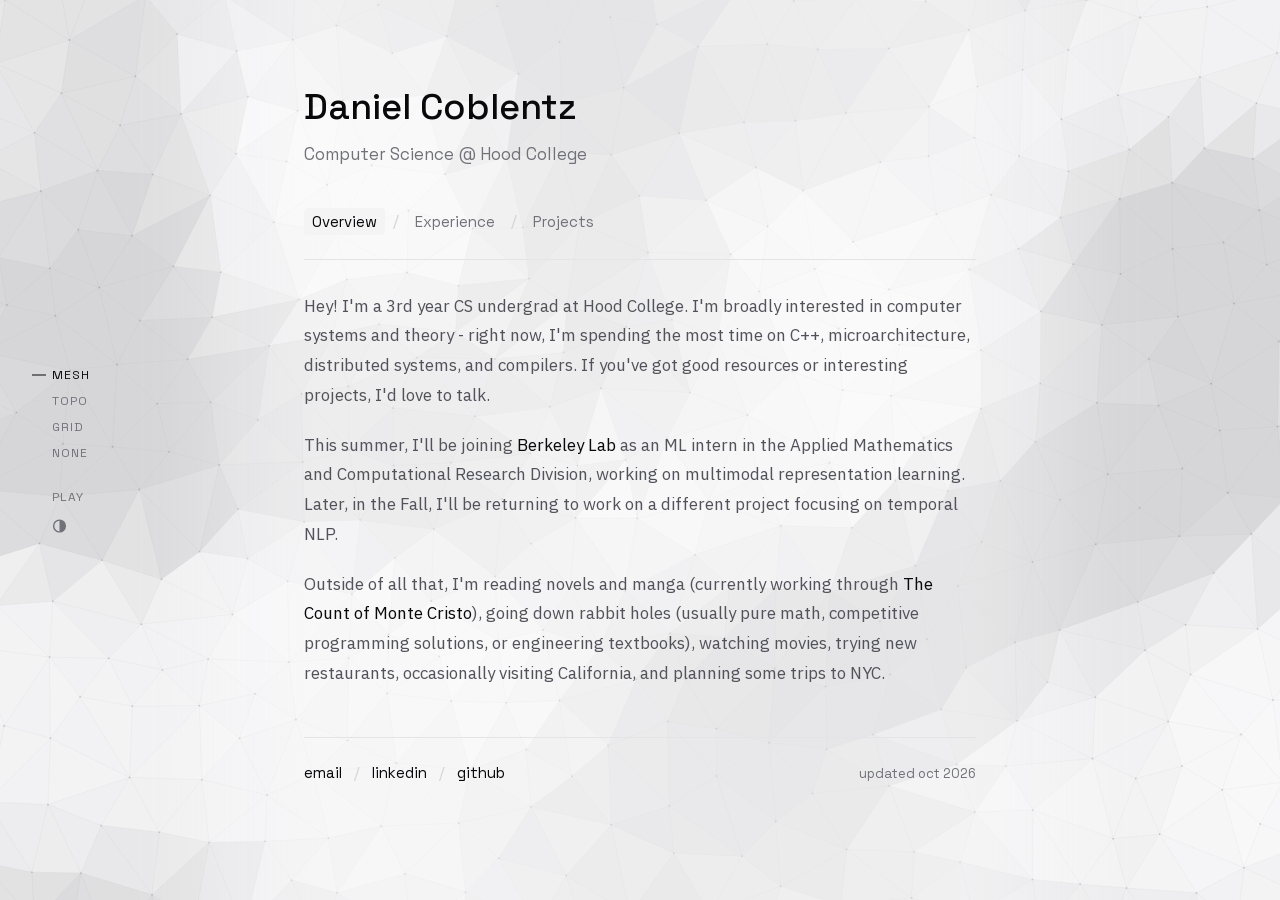
<file: index.html>
<!doctype html>
<html lang="en">
  <head>
    <meta charset="utf-8" />
    <meta name="viewport" content="width=device-width, initial-scale=1" />
    <title>Daniel Coblentz</title>
    <meta
      name="description"
      content="Daniel Coblentz - Computer Science student at Hood College. Interests in large-scale databases, generative AI, and user experience."
    />
    <meta name="author" content="Daniel Coblentz" />
    <meta name="theme-color" content="#fcfcfd" />
    <link rel="canonical" href="https://danielcoblentz.github.io/" />
    <meta property="og:type" content="website" />
    <meta property="og:url" content="https://danielcoblentz.github.io/" />
    <meta property="og:title" content="Daniel Coblentz" />
    <meta property="og:description" content="Computer Science @ Hood College. Interests in large-scale databases, generative AI, and user experience." />
    <meta property="og:site_name" content="Daniel Coblentz" />
    <meta name="twitter:card" content="summary" />
    <link rel="icon" href="favicon.png" sizes="32x32" />
    <link rel="icon" href="favicon.svg" type="image/svg+xml" />
    <link rel="apple-touch-icon" href="apple-touch-icon.png" />
    <link rel="preload" href="assets/fonts/space-grotesk-latin.woff2" as="font" type="font/woff2" crossorigin />
    <link rel="preload" href="assets/fonts/ibm-plex-sans-latin.woff2" as="font" type="font/woff2" crossorigin />
    <!-- applies the saved or system theme before first paint so the page never flashes the wrong theme -->
    <script>
      (() => {
        let stored = null;
        try {
          stored = localStorage.getItem('theme');
        } catch {}
        document.documentElement.dataset.theme = stored || (matchMedia('(prefers-color-scheme: dark)').matches ? 'dark' : 'light');
      })();
    </script>
    <link rel="stylesheet" href="assets/css/style.css" />
    <link rel="modulepreload" href="assets/js/main.js" />
    <link rel="modulepreload" href="assets/js/tabs.js" />
    <link rel="modulepreload" href="assets/js/timeline.js" />
    <link rel="modulepreload" href="assets/js/theme.js" />
    <link rel="modulepreload" href="assets/js/scroll-fade.js" />
    <link rel="modulepreload" href="assets/js/dock.js" />
    <link rel="modulepreload" href="assets/js/background/index.js" />
    <link rel="modulepreload" href="assets/js/background/scene.js" />
    <link rel="modulepreload" href="assets/js/background/math.js" />
    <link rel="modulepreload" href="assets/js/background/noise.js" />
    <link rel="modulepreload" href="assets/js/background/geometry.js" />
    <link rel="modulepreload" href="assets/js/background/content-column.js" />
    <link rel="modulepreload" href="assets/js/background/patterns/mesh.js" />
    <link rel="modulepreload" href="assets/js/background/patterns/topo.js" />
    <link rel="modulepreload" href="assets/js/background/patterns/grid.js" />
    <script type="module" src="assets/js/main.js"></script>
  </head>
  <body>
    <canvas id="background" aria-hidden="true"></canvas>

    <nav class="display-controls" aria-label="Display controls">
      <button type="button" class="pattern-button active" data-pattern="mesh" aria-pressed="true" aria-label="Set background to mesh">mesh</button>
      <button type="button" class="pattern-button" data-pattern="topo" aria-pressed="false" aria-label="Set background to topo">topo</button>
      <button type="button" class="pattern-button" data-pattern="grid" aria-pressed="false" aria-label="Set background to grid">grid</button>
      <button type="button" class="pattern-button" data-pattern="none" aria-pressed="false" aria-label="Set background to none">none</button>
      <button type="button" class="play-button" aria-pressed="false" aria-label="Play animation">play</button>
      <button type="button" class="theme-button" aria-label="Switch to dark theme">
        <svg viewBox="0 0 16 16" aria-hidden="true">
          <circle cx="8" cy="8" r="6.25" fill="none" stroke="currentColor" stroke-width="1.5" />
          <path d="M8 1.75a6.25 6.25 0 0 1 0 12.5z" fill="currentColor" />
        </svg>
      </button>
    </nav>

    <div class="container">
      <header>
        <h1>Daniel Coblentz</h1>
        <p class="subtitle">Computer Science @ Hood College</p>
      </header>

      <nav class="tabs" aria-label="Main navigation">
        <button type="button" class="tab active" data-tab="overview" aria-current="page">Overview</button>
        <span class="tabs-separator" aria-hidden="true">/</span>
        <button type="button" class="tab" data-tab="experience">Experience</button>
        <span class="tabs-separator" aria-hidden="true">/</span>
        <button type="button" class="tab" data-tab="projects">Projects</button>
      </nav>

      <main class="tab-content">
        <section class="overview" data-panel="overview">
          <p>
            Hey! I'm a 3rd year CS undergrad at Hood College. I'm broadly interested in computer systems and theory - right now, I'm spending the most time on
            C++, microarchitecture, distributed systems, and compilers. If you've got good resources or interesting projects, I'd love to talk.
          </p>
          <p>
            This summer, I'll be joining
            <a href="https://www.lbl.gov/" target="_blank" rel="noopener noreferrer" class="inline-link">Berkeley Lab</a>
            as an ML intern in the Applied Mathematics and Computational Research Division, working on multimodal representation learning. Later, in the Fall,
            I'll be returning to work on a different project focusing on temporal NLP.
          </p>
          <p>
            Outside of all that, I'm reading novels and manga (currently working through
            <a href="https://www.gutenberg.org/ebooks/1184" target="_blank" rel="noopener noreferrer" class="inline-link">The Count of Monte Cristo</a>), going
            down rabbit holes (usually pure math, competitive programming solutions, or engineering textbooks), watching movies, trying new restaurants,
            occasionally visiting California, and planning some trips to NYC.
          </p>
        </section>

        <div data-panel="experience" hidden>
          <section>
            <div class="timeline-item">
              <div class="timeline-header" role="button" tabindex="0" aria-expanded="false">
                <div class="timeline-content">
                  <h3>Incoming Software Engineer</h3>
                  <div class="timeline-meta">
                    <p class="timeline-role">Software Engineer · Full-time</p>
                    <div class="timeline-period-group">
                      <span class="timeline-meta-separator">•</span>
                      <span class="timeline-period">Starting 2026</span>
                    </div>
                  </div>
                </div>
                <span class="timeline-chevron" aria-hidden="true">▼</span>
              </div>
              <div class="timeline-details" hidden>
                <ul>
                  <li>Interesting stuff</li>
                </ul>
              </div>
            </div>

            <div class="timeline-item">
              <div class="timeline-header" role="button" tabindex="0" aria-expanded="false">
                <div class="timeline-content">
                  <h3>
                    <a href="https://www.lbl.gov/" target="_blank" rel="noopener noreferrer" class="inline-link">Berkeley Lab</a>
                  </h3>
                  <div class="timeline-meta">
                    <p class="timeline-role">Machine Learning Intern (Part-time)</p>
                    <div class="timeline-period-group">
                      <span class="timeline-meta-separator">•</span>
                      <span class="timeline-period">Aug 2025 - May 2026</span>
                    </div>
                  </div>
                </div>
                <span class="timeline-chevron" aria-hidden="true">▼</span>
              </div>
              <div class="timeline-details" hidden>
                <p class="timeline-note">(Applied Mathematics &amp; Computational Research Division)</p>
                <ul>
                  <li>
                    Researched Temporal NLP for Clinical Phenotyping, extracting structured timelines from unstructured clinical notes to support downstream ML
                    tasks
                  </li>
                  <li>
                    Pretrained CLIP (Contrastive Language-Image Pretraining) models in PyTorch to align medical imaging and clinical text representations for
                    multimodal learning
                  </li>
                  <li>Built a React dashboard with Flask REST APIs featuring interactive visualizations and model comparison to present results</li>
                </ul>
              </div>
            </div>

            <div class="timeline-item">
              <div class="timeline-header" role="button" tabindex="0" aria-expanded="false">
                <div class="timeline-content">
                  <h3>
                    <a href="https://www.lbl.gov/" target="_blank" rel="noopener noreferrer" class="inline-link">Berkeley Lab</a>
                  </h3>
                  <div class="timeline-meta">
                    <p class="timeline-role">Machine Learning Intern</p>
                    <div class="timeline-period-group">
                      <span class="timeline-meta-separator">•</span>
                      <span class="timeline-period">Jun 2025 - Aug 2025</span>
                    </div>
                  </div>
                </div>
                <span class="timeline-chevron" aria-hidden="true">▼</span>
              </div>
              <div class="timeline-details" hidden>
                <p class="timeline-note">(Applied Mathematics &amp; Computational Research Division)</p>
                <ul>
                  <li>Designed multimodal ML pipelines using TabNet and ClinicalBERT to classify high-risk medical cohorts with 90% ROC-AUC</li>
                  <li>Architected Python ETL pipelines to transform 80k+ medical records into numerical embeddings for scalable model training</li>
                  <li>Improved Random Forest and Logistic Regression performance via feature engineering, raising accuracy from 80% to 89%</li>
                </ul>
              </div>
            </div>

            <div class="timeline-item">
              <div class="timeline-header" role="button" tabindex="0" aria-expanded="false">
                <div class="timeline-content">
                  <h3>
                    <a href="https://www.hood.edu/" target="_blank" rel="noopener noreferrer" class="inline-link">Hood College</a>
                  </h3>
                  <div class="timeline-meta">
                    <p class="timeline-role">Machine Learning Researcher</p>
                    <div class="timeline-period-group">
                      <span class="timeline-meta-separator">•</span>
                      <span class="timeline-period">Jan 2025 - Sep 2025</span>
                    </div>
                  </div>
                </div>
                <span class="timeline-chevron" aria-hidden="true">▼</span>
              </div>
              <div class="timeline-details" hidden>
                <p class="timeline-note">(Quantization for Edge AI)</p>
                <ul>
                  <li>Implemented nonuniform quantization in PyTorch, cutting model size by 20% while maintaining precision for edge deployment</li>
                  <li>Fine-tuned neural networks (ResNet-50), achieving a 19% improvement in Top-5 accuracy compared to uniform quantization</li>
                </ul>
              </div>
            </div>

            <div class="timeline-item">
              <div class="timeline-header" role="button" tabindex="0" aria-expanded="false">
                <div class="timeline-content">
                  <h3>
                    <a href="https://www.hood.edu/" target="_blank" rel="noopener noreferrer" class="inline-link">Hood College</a>
                  </h3>
                  <div class="timeline-meta">
                    <p class="timeline-role">Teaching Assistant</p>
                    <div class="timeline-period-group">
                      <span class="timeline-meta-separator">•</span>
                      <span class="timeline-period">Aug 2024 - May 2025</span>
                    </div>
                  </div>
                </div>
                <span class="timeline-chevron" aria-hidden="true">▼</span>
              </div>
              <div class="timeline-details" hidden>
                <p class="timeline-note">
                  CS 319: Algorithm Analysis (Spring 2025)<br />CS 219: Advanced Algorithms (Spring 2025)<br />CS 201: Object-Oriented Programming I &amp; II
                  (Fall 2024)<br />MATH 207: Discrete Mathematics (Fall 2024)
                </p>
                <ul>
                  <li>Instructed 60+ students in Data Structures &amp; Algorithms and Python, Java, and JavaScript through lectures and lab sessions</li>
                  <li>Led algorithmic problem-solving sessions, performed regular code reviews, and received consistent 5/5 ratings from students</li>
                  <li>Developed curriculum and ensured student understanding of data structures and algorithms, raising exam scores by 15%</li>
                  <li>Led discussion sections and office hours on classes, recursion, and memory management</li>
                  <li>Provided project feedback and helped students strengthen coding fundamentals</li>
                </ul>
              </div>
            </div>

            <div class="timeline-item">
              <div class="timeline-header" role="button" tabindex="0" aria-expanded="false">
                <div class="timeline-content">
                  <h3>Celebrations Catering</h3>
                  <div class="timeline-meta">
                    <p class="timeline-role">Software Engineer (Contract)</p>
                    <div class="timeline-period-group">
                      <span class="timeline-meta-separator">•</span>
                      <span class="timeline-period">Sep 2024 - May 2025</span>
                    </div>
                  </div>
                </div>
                <span class="timeline-chevron" aria-hidden="true">▼</span>
              </div>
              <div class="timeline-details" hidden>
                <ul>
                  <li>Built a full-stack workflow editor in React and Java for employee management tasks, cutting manager process time by 50%</li>
                  <li>
                    Developed 15+ Spring Boot REST APIs for employee record management, integrating Hibernate ORM for data persistence and JUnit for
                    comprehensive testing, achieving 95% code coverage and reducing data entry errors by 35%
                  </li>
                  <li>Automated email notifications with JavaMail and Spring Scheduler, reducing manual communication overhead by 70%</li>
                </ul>
              </div>
            </div>

            <div class="timeline-item">
              <div class="timeline-header" role="button" tabindex="0" aria-expanded="false">
                <div class="timeline-content">
                  <h3>
                    <a href="https://intnlhelp.org/" target="_blank" rel="noopener noreferrer" class="inline-link">International HELP</a>
                  </h3>
                  <div class="timeline-meta">
                    <p class="timeline-role">Web Development Intern</p>
                    <div class="timeline-period-group">
                      <span class="timeline-meta-separator">•</span>
                      <span class="timeline-period">May 2024 - Aug 2024</span>
                    </div>
                  </div>
                </div>
                <span class="timeline-chevron" aria-hidden="true">▼</span>
              </div>
              <div class="timeline-details" hidden>
                <p class="timeline-note">(Data Analytics Team)</p>
                <ul>
                  <li>Built a Python, HTML, and Tailwind CSS dashboard showing geospatial maps of health worker deployments and key metrics</li>
                  <li>Integrated Google Data Studio for real-time data querying and automated metric updates across partner regions</li>
                  <li>Optimized SQL queries by indexing key columns and refactoring joins, improving dashboard response times by 35%</li>
                </ul>
              </div>
            </div>
          </section>

          <section>
            <h2>Education</h2>
            <div class="timeline-item">
              <div class="timeline-header" role="button" tabindex="0" aria-expanded="false">
                <div class="timeline-content">
                  <h3>
                    <a href="https://www.hood.edu/" target="_blank" rel="noopener noreferrer" class="inline-link">Hood College</a>
                  </h3>
                  <div class="timeline-meta">
                    <p class="timeline-role">B.S. Computer Science, Minor in Mathematics | GPA: 3.85 | Department GPA: 3.98</p>
                    <div class="timeline-period-group">
                      <span class="timeline-meta-separator">•</span>
                      <span class="timeline-period">Aug 2023 - Jun 2026</span>
                    </div>
                  </div>
                </div>
                <span class="timeline-chevron" aria-hidden="true">▼</span>
              </div>
              <div class="timeline-details" hidden>
                <ul>
                  <li>
                    Selected Coursework: Probability Theory, Linear Algebra, Data Structures &amp; Algorithms, Databases, Software Engineering, Data
                    Communications and Networking
                  </li>
                  <li>
                    Awards: Magna Cum Laude, Gillard Prize (CS Outstanding Student), Pi Mu Epsilon, Volpe Scholar, Christine P. Tischer Scholar (top 2%),
                    Trailblazer Scholarship, UPE (CS Honor Society, top 5%), CCSC Eastern 3rd Place, Dean's List (all semesters)
                  </li>
                  <li>Activities: Competitive Programming, CS Club, Math Club, UPE, LLM Research</li>
                </ul>
              </div>
            </div>

            <div class="timeline-item">
              <div class="timeline-header" role="button" tabindex="0" aria-expanded="false">
                <div class="timeline-content">
                  <h3>
                    <a href="https://www.frederick.edu/" target="_blank" rel="noopener noreferrer" class="inline-link">Frederick Community College</a>
                  </h3>
                  <div class="timeline-meta">
                    <p class="timeline-role">Associate's Degree, General Studies</p>
                    <div class="timeline-period-group">
                      <span class="timeline-meta-separator">•</span>
                      <span class="timeline-period">Aug 2021 - May 2023</span>
                    </div>
                  </div>
                </div>
                <span class="timeline-chevron" aria-hidden="true">▼</span>
              </div>
              <div class="timeline-details" hidden>
                <ul>
                  <li>
                    Selected Coursework: Game Theory &amp; Design, Introduction to Programming, Object-Oriented Design &amp; Programming, College Algebra,
                    Statistics, Precalculus, General Chemistry I
                  </li>
                </ul>
              </div>
            </div>
          </section>
        </div>

        <section data-panel="projects" hidden>
          <p class="coming-soon">Coming soon...</p>
          <!--
          <div class="project-grid">
            <a href="" target="_blank" rel="noopener noreferrer" class="project-item">
              <div class="project-item-header">
                <h3></h3>
              </div>
              <p class="project-tech"></p>
              <ul>
                <li></li>
              </ul>
            </a>
          </div>
          -->
        </section>
      </main>

      <footer>
        <div class="footer-links">
          <a href="mailto:danielcoblentz3@gmail.com">email</a>
          <span>/</span>
          <a href="https://www.linkedin.com/in/danielcoblentz/" target="_blank" rel="noopener noreferrer">linkedin</a>
          <span>/</span>
          <a href="https://github.com/danielcoblentz" target="_blank" rel="noopener noreferrer">github</a>
        </div>
        <p class="footer-updated">updated oct 2026</p>
      </footer>
    </div>
  </body>
</html>
</file>
<file: assets/css/style.css>
/* fonts self hosted with metric matched arial fallbacks to avoid layout shift while loading */

@font-face {
  font-family: "Space Grotesk";
  font-style: normal;
  font-weight: 300 700;
  font-display: swap;
  src: url("../fonts/space-grotesk-latin.woff2") format("woff2");
  unicode-range: U+0000-00FF, U+0131, U+0152-0153, U+02BB-02BC, U+02C6, U+02DA, U+02DC, U+0304, U+0308, U+0329,
    U+2000-206F, U+20AC, U+2122, U+2191, U+2193, U+2212, U+2215, U+FEFF, U+FFFD;
}

@font-face {
  font-family: "Space Grotesk Fallback";
  src: local("Arial");
  ascent-override: 89.71%;
  descent-override: 26.62%;
  line-gap-override: 0%;
  size-adjust: 109.69%;
}

@font-face {
  font-family: "IBM Plex Sans";
  font-style: normal;
  font-weight: 400 500;
  font-stretch: 100%;
  font-display: swap;
  src: url("../fonts/ibm-plex-sans-latin.woff2") format("woff2");
  unicode-range: U+0000-00FF, U+0131, U+0152-0153, U+02BB-02BC, U+02C6, U+02DA, U+02DC, U+0304, U+0308, U+0329,
    U+2000-206F, U+20AC, U+2122, U+2191, U+2193, U+2212, U+2215, U+FEFF, U+FFFD;
}

@font-face {
  font-family: "IBM Plex Sans Fallback";
  src: local("Arial");
  ascent-override: 101.32%;
  descent-override: 27.18%;
  line-gap-override: 0%;
  size-adjust: 101.17%;
}

/* theme */

:root {
  --font-space-grotesk: "Space Grotesk", "Space Grotesk Fallback";
  --font-ibm-plex: "IBM Plex Sans", "IBM Plex Sans Fallback";
  --font-body: var(--font-ibm-plex), -apple-system, BlinkMacSystemFont, "Segoe UI", sans-serif;

  --space-1: 4px;
  --space-2: 8px;
  --space-3: 12px;
  --space-4: 16px;
  --space-5: 20px;
  --space-6: 24px;
  --space-8: 32px;
  --space-10: 40px;
  --space-12: 48px;
  --space-16: 64px;
  --space-20: 80px;

  --background: #fcfcfd;
  --surface: #f4f4f5;
  --surface-hover: #f4f4f580;
  --line: #e4e4e7;
  --line-strong: #d4d4d8;
  --text-strong: #09090b;
  --text-body: #52525b;
  --text-secondary: #52525b;
  --text-muted: #71717a;
  --text-faint: #71717a;
  --accent: #09090b;
  --accent-soft: #71717a;
  --controls-surface: #fff9;
  --controls-shadow: #0000000f;
  --pattern-rgb: 70, 70, 78;
}

:root[data-theme="dark"] {
  color-scheme: dark;
  --background: #18181b;
  --surface: #27272a;
  --surface-hover: #27272a80;
  --line: #3f3f46;
  --line-strong: #52525b;
  --text-strong: #fafafa;
  --text-body: #a1a1aa;
  --text-secondary: #a1a1aa;
  --text-muted: #a1a1aa;
  --text-faint: #8b8b94;
  --accent: #fafafa;
  --accent-soft: #a1a1aa;
  --controls-surface: #27272a99;
  --controls-shadow: #00000040;
  --pattern-rgb: 96, 96, 105;
}

/* base */

* {
  box-sizing: border-box;
  margin: 0;
  padding: 0;
}

body {
  font-family:
    var(--font-space-grotesk),
    -apple-system,
    BlinkMacSystemFont,
    "Segoe UI",
    sans-serif;
  color: var(--text-strong);
  -webkit-font-smoothing: antialiased;
  -moz-osx-font-smoothing: grayscale;
  background-color: var(--background);
  line-height: 1.5;
}

button {
  font-family: inherit;
  background: none;
  border: none;
  cursor: pointer;
}

[hidden] {
  display: none !important;
}

@keyframes fade-in {
  from {
    opacity: 0;
  }
  to {
    opacity: 1;
  }
}

/* main content header and tabs */

/* content fades near the top and bottom of the screen using offsets kept in sync by the scroll fade module */
.container {
  --edge-fade: 72px;
  --viewport-top: 0px;
  --viewport-bottom: 100vh;
  --fade-top-alpha: 1;
  --fade-bottom-alpha: 1;
  --edge-mask: linear-gradient(
    to bottom,
    rgb(0 0 0 / var(--fade-top-alpha)) var(--viewport-top),
    #000 calc(var(--viewport-top) + var(--edge-fade)),
    #000 calc(var(--viewport-bottom) - var(--edge-fade)),
    rgb(0 0 0 / var(--fade-bottom-alpha)) var(--viewport-bottom)
  );
  max-width: 720px;
  padding: var(--space-20) var(--space-6);
  margin: 0 auto;
  -webkit-mask-image: var(--edge-mask);
  mask-image: var(--edge-mask);
}

@media print {
  .container {
    -webkit-mask-image: none;
    mask-image: none;
  }
}

header {
  margin-bottom: var(--space-10);
}

h1 {
  margin-bottom: var(--space-2);
  font-size: 36px;
  font-weight: 500;
}

.subtitle {
  color: var(--accent-soft);
  font-size: 17px;
}

.tabs {
  display: flex;
  align-items: center;
  margin-bottom: var(--space-8);
  padding-bottom: var(--space-6);
  border-bottom: 1px solid var(--line);
}

.tab {
  padding: var(--space-1) var(--space-2);
  color: var(--text-faint);
  border-radius: 4px;
  font-size: 15px;
  transition:
    color 0.2s,
    background 0.2s;
}

.tab:hover,
.tab.active {
  color: var(--accent);
  background: var(--surface);
}

.tab:focus-visible {
  outline: 2px solid var(--accent);
  outline-offset: 2px;
}

.tabs-separator {
  margin-left: var(--space-2);
  margin-right: var(--space-2);
  color: var(--line-strong);
}

.tab-content {
  animation: fade-in 0.15s ease-in;
}

section {
  margin-bottom: var(--space-12);
}

h2 {
  text-transform: uppercase;
  letter-spacing: 0.05em;
  color: var(--accent-soft);
  margin-bottom: var(--space-6);
  font-size: 14px;
  font-weight: 500;
}

/* main content overview */

.overview p {
  font-family: var(--font-body);
  color: var(--text-body);
  margin-bottom: var(--space-5);
  font-size: 17px;
  line-height: 1.75;
}

.overview p:last-child {
  margin-bottom: 0;
}

.inline-link {
  color: var(--accent);
  border-bottom: 1px solid transparent;
  text-decoration: none;
  transition: all 0.2s;
}

.inline-link:hover {
  border-bottom-color: var(--accent-soft);
  opacity: 0.8;
}

.inline-link:focus-visible {
  outline: 2px solid var(--accent);
  outline-offset: 2px;
  border-radius: 2px;
}

/* main content experience timeline */

.timeline-item {
  margin-bottom: var(--space-6);
  padding-left: var(--space-4);
  padding-right: var(--space-4);
  border-left: 2px solid var(--line);
  transition: all 0.2s;
}

.timeline-item:hover {
  border-left-color: var(--accent-soft);
}

.timeline-item.expanded {
  margin-bottom: var(--space-10);
}

.timeline-header {
  display: flex;
  justify-content: space-between;
  align-items: flex-start;
  gap: var(--space-4);
  cursor: pointer;
  padding: var(--space-2);
  margin: calc(-1 * var(--space-2));
  border-radius: 4px;
  transition: background 0.2s;
}

.timeline-header:hover {
  background: var(--surface-hover);
}

.timeline-header:focus-visible {
  outline: 2px solid var(--accent);
  outline-offset: 2px;
}

.timeline-content {
  display: flex;
  flex-direction: column;
}

/* when the period wraps under the role its leading separator sits in the negative margin and is clipped */
.timeline-meta {
  --separator-width: 5.765625px;
  display: flex;
  align-items: center;
  flex-wrap: wrap;
  row-gap: var(--space-3);
  column-gap: calc(2 * var(--space-3) + var(--separator-width));
  overflow: hidden;
}

.timeline-period-group {
  display: flex;
  align-items: center;
  gap: var(--space-3);
  margin-left: calc(-1 * (var(--space-3) + var(--separator-width)));
}

.timeline-meta-separator {
  flex-shrink: 0;
  width: var(--separator-width);
  color: var(--line-strong);
}

.timeline-chevron {
  flex-shrink: 0;
  margin-left: auto;
  padding-left: var(--space-3);
  color: var(--accent-soft);
  font-size: 14px;
  transition: transform 0.2s;
}

.timeline-item.expanded .timeline-chevron {
  transform: rotate(180deg);
}

.timeline-item h3 {
  margin-bottom: var(--space-1);
  font-size: 19px;
  font-weight: 500;
}

.timeline-period {
  color: var(--accent-soft);
  white-space: nowrap;
  font-size: 14px;
}

.timeline-role {
  color: var(--text-muted);
  font-size: 15px;
  text-wrap: pretty;
}

.timeline-details {
  margin-top: var(--space-4);
  animation: fade-in 0.15s ease-in;
}

.timeline-note {
  font-family: var(--font-body);
  color: var(--text-muted);
  margin-bottom: var(--space-2);
  font-size: 14px;
  line-height: 1.65;
}

/* bulleted lists shared by timeline entries and project cards */
.timeline-item ul,
.project-item ul {
  list-style: none;
}

.timeline-item li,
.project-item li {
  position: relative;
  font-family: var(--font-body);
  color: var(--text-secondary);
  margin-bottom: var(--space-2);
  padding-left: var(--space-4);
  font-size: 14px;
  line-height: 1.65;
}

.timeline-item li::before,
.project-item li::before {
  content: "•";
  position: absolute;
  top: -1px;
  left: 0;
  color: var(--accent-soft);
  font-size: 15px;
  line-height: 1.6;
}

/* main content projects */

.coming-soon {
  font-family: var(--font-body);
  color: var(--text-muted);
  font-size: 17px;
  line-height: 1.75;
}

.project-grid {
  display: grid;
  gap: var(--space-6);
}

.project-item {
  display: block;
  padding: var(--space-5);
  border: 1px solid var(--line);
  border-radius: 4px;
  text-decoration: none;
  transition:
    border-color 0.2s,
    background 0.2s;
}

a.project-item:hover {
  border-color: var(--accent-soft);
  background: var(--surface);
}

.project-item:focus-visible {
  outline: 2px solid var(--accent);
  outline-offset: 2px;
}

.project-item-header {
  display: flex;
  align-items: center;
  gap: var(--space-2);
  margin-bottom: var(--space-2);
}

.project-item h3 {
  color: var(--text-strong);
  font-size: 17px;
  font-weight: 500;
}

.project-tech {
  color: var(--accent-soft);
  margin-bottom: var(--space-3);
  font-size: 13px;
}

.project-item li:last-child {
  margin-bottom: 0;
}

/* main content footer */

footer {
  display: flex;
  justify-content: space-between;
  align-items: baseline;
  gap: var(--space-4);
  margin-top: var(--space-10);
  padding-top: var(--space-6);
  border-top: 1px solid var(--line);
}

.footer-links {
  font-size: 15px;
}

.footer-links a {
  color: var(--accent);
  text-decoration: none;
  transition: opacity 0.2s;
}

.footer-links a:hover {
  opacity: 0.7;
}

.footer-links a:focus-visible {
  outline: 2px solid var(--accent);
  outline-offset: 2px;
  border-radius: 2px;
}

.footer-links span {
  margin: 0 var(--space-2);
  color: var(--line-strong);
}

.footer-updated {
  color: var(--text-faint);
  font-variant-numeric: tabular-nums;
  font-size: 13px;
}

/* background canvas and display controls */

#background {
  position: fixed;
  top: 0;
  left: 0;
  width: 100%;
  height: 100%;
  z-index: -1;
  pointer-events: none;
}

/* controls float in a dock on smaller screens and become a vertical rail in the left margin on wide screens */
.display-controls {
  position: fixed;
  right: 24px;
  bottom: 24px;
  z-index: 1000;
  display: flex;
  align-items: center;
  gap: 2px;
  padding: 4px;
  font-size: 13px;
  background: var(--controls-surface);
  -webkit-backdrop-filter: blur(12px);
  backdrop-filter: blur(12px);
  border: 1px solid var(--line);
  border-radius: 999px;
  box-shadow: 0 4px 16px var(--controls-shadow);
  transition:
    opacity 0.25s,
    transform 0.25s;
}

.pattern-button,
.play-button,
.theme-button {
  padding: 6px 12px;
  color: var(--text-muted);
  font-size: 13px;
  transition:
    color 0.2s,
    background 0.2s;
}

.pattern-button,
.theme-button {
  border-radius: 999px;
}

.pattern-button:hover,
.pattern-button.active,
.play-button:hover:not(:disabled),
.play-button.active,
.theme-button:hover {
  color: var(--accent);
}

.pattern-button.active {
  background: var(--surface);
}

.pattern-button:focus-visible,
.play-button:focus-visible,
.theme-button:focus-visible {
  outline: 2px solid var(--accent);
  outline-offset: 2px;
}

.play-button {
  margin-left: 4px;
  border-left: 1px solid var(--line);
}

.play-button:disabled {
  color: var(--line-strong);
  cursor: not-allowed;
  opacity: 0.4;
}

.theme-button {
  display: inline-flex;
  align-items: center;
  justify-content: center;
  padding-left: 10px;
}

.theme-button svg {
  width: 15px;
  height: 15px;
}

/* responsive */

@media (max-width: 1100px) {
  .display-controls.dock-hidden:not(:focus-within) {
    opacity: 0;
    transform: translateY(calc(100% + 24px));
    pointer-events: none;
  }
}

@media (max-width: 1100px) and (prefers-reduced-motion: reduce) {
  .display-controls.dock-hidden:not(:focus-within) {
    transform: none;
  }
}

@media (min-width: 1101px) {
  .display-controls {
    top: 50%;
    right: auto;
    bottom: auto;
    left: 32px;
    flex-direction: column;
    align-items: flex-start;
    gap: 6px;
    padding: 0;
    background: none;
    -webkit-backdrop-filter: none;
    backdrop-filter: none;
    border: none;
    border-radius: 0;
    box-shadow: none;
    transform: translateY(-50%);
  }

  .pattern-button,
  .play-button {
    position: relative;
    padding: 2px 0 2px 20px;
    font-size: 12px;
    letter-spacing: 0.08em;
    text-transform: uppercase;
  }

  .pattern-button {
    border-radius: 0;
  }

  .pattern-button.active {
    background: none;
  }

  .pattern-button::before {
    content: "";
    position: absolute;
    top: 50%;
    left: 0;
    width: 8px;
    height: 1px;
    background: var(--line-strong);
    transition:
      width 0.2s,
      background 0.2s;
  }

  .pattern-button.active::before {
    width: 14px;
    background: var(--accent);
  }

  .play-button {
    margin: 18px 0 0;
    border-left: none;
  }

  .theme-button {
    margin: 4px 0 0 20px;
    padding: 2px 0;
  }
}

@media (max-width: 640px) {
  .container {
    padding: var(--space-16) var(--space-5) 112px;
  }

  header {
    margin-bottom: var(--space-8);
  }

  h1 {
    font-size: 32px;
  }

  .tab {
    font-size: 14px;
  }

  .timeline-header {
    gap: var(--space-2);
  }

  .timeline-chevron {
    padding-left: var(--space-2);
    font-size: 12px;
  }

  .timeline-item h3 {
    font-size: 17px;
  }

  .timeline-role {
    font-size: 14px;
  }

  .timeline-period {
    font-size: 13px;
  }

  .display-controls {
    right: 0;
    bottom: 16px;
    left: 0;
    width: fit-content;
    margin: 0 auto;
  }

  .pattern-button,
  .play-button,
  .theme-button {
    min-height: 36px;
  }

  footer {
    flex-direction: column;
    align-items: flex-start;
    gap: var(--space-3);
  }
}

@media (max-width: 360px) {
  .pattern-button {
    padding: 6px 8px;
  }

  .play-button {
    padding: 6px 10px;
  }

  .theme-button {
    padding: 6px 10px 6px 8px;
  }
}
</file>
